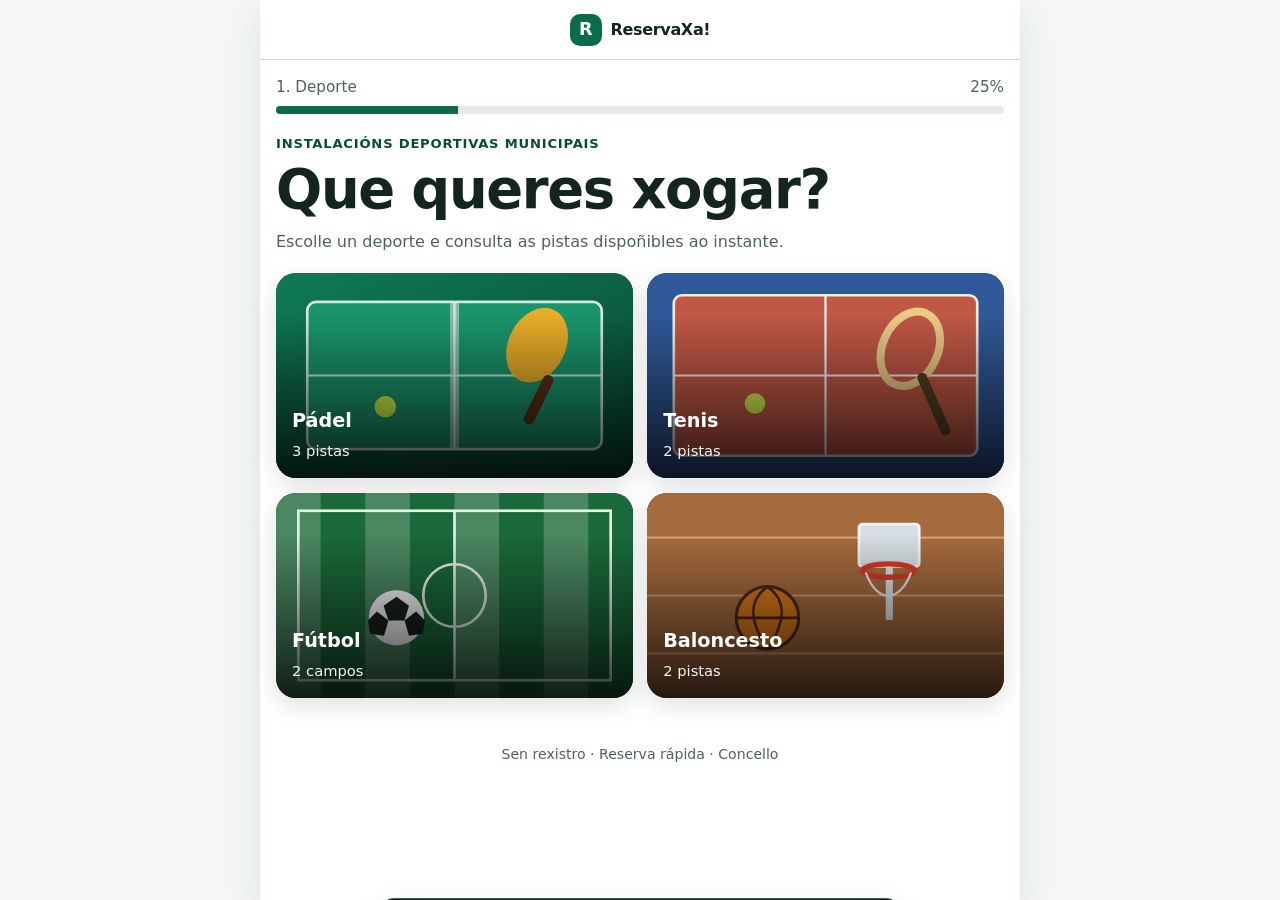
<file: Practica1/ReservaXa_IA/reservaxa_v0.1_CORRIXIDO_RoiBlanco/index.html>
<!doctype html><html lang="gl"><head><meta charset="utf-8"><meta name="viewport" content="width=device-width,initial-scale=1"><meta name="theme-color" content="#0b6b4a"><title>ReservaXa! · Escoller deporte</title><link rel="stylesheet" href="css/styles.css"></head><body>
<a class="skip-link" href="#contido">Saltar ao contido principal</a>
<div class="app-shell">
<header class="app-header"><span></span><div class="brand"><span class="brand-mark" aria-hidden="true">R</span>ReservaXa!</div><span></span></header>
<div class="progress-wrap" aria-label="Paso 1 de 4"><div class="progress-label"><span>1. Deporte</span><span>25%</span></div><div class="progress"><span style="--progress:25%"></span></div></div>
<main id="contido"><section class="hero"><p class="eyebrow">Instalacións deportivas municipais</p><h1>Que queres xogar?</h1><p class="lead">Escolle un deporte e consulta as pistas dispoñibles ao instante.</p></section>
<section aria-labelledby="deportes-title"><h2 id="deportes-title" class="visually-hidden" style="position:absolute;left:-10000px">Deportes dispoñibles</h2><div class="sports-grid">
<button class="visual-card" data-sport="Pádel" aria-label="Escoller Pádel"><img src="assets/padel.svg" alt="Pista verde de pádel cunha raqueta e unha pelota"><span class="visual-card__content"><span class="visual-card__title">Pádel</span><span class="visual-card__meta">3 pistas</span></span></button>
<button class="visual-card" data-sport="Tenis" aria-label="Escoller Tenis"><img src="assets/tenis.svg" alt="Pista de tenis cunha raqueta e unha pelota"><span class="visual-card__content"><span class="visual-card__title">Tenis</span><span class="visual-card__meta">2 pistas</span></span></button>
<button class="visual-card" data-sport="Fútbol" aria-label="Escoller Fútbol"><img src="assets/futbol.svg" alt="Campo de fútbol cun balón"><span class="visual-card__content"><span class="visual-card__title">Fútbol</span><span class="visual-card__meta">2 campos</span></span></button>
<button class="visual-card" data-sport="Baloncesto" aria-label="Escoller Baloncesto"><img src="assets/baloncesto.svg" alt="Cancha de baloncesto cun balón e unha canastra"><span class="visual-card__content"><span class="visual-card__title">Baloncesto</span><span class="visual-card__meta">2 pistas</span></span></button>
</div></section></main><p class="footer-note">Sen rexistro · Reserva rápida · Concello</p></div><div class="toast" role="status" aria-live="polite"></div><script src="js/app.js"></script></body></html>
</file>
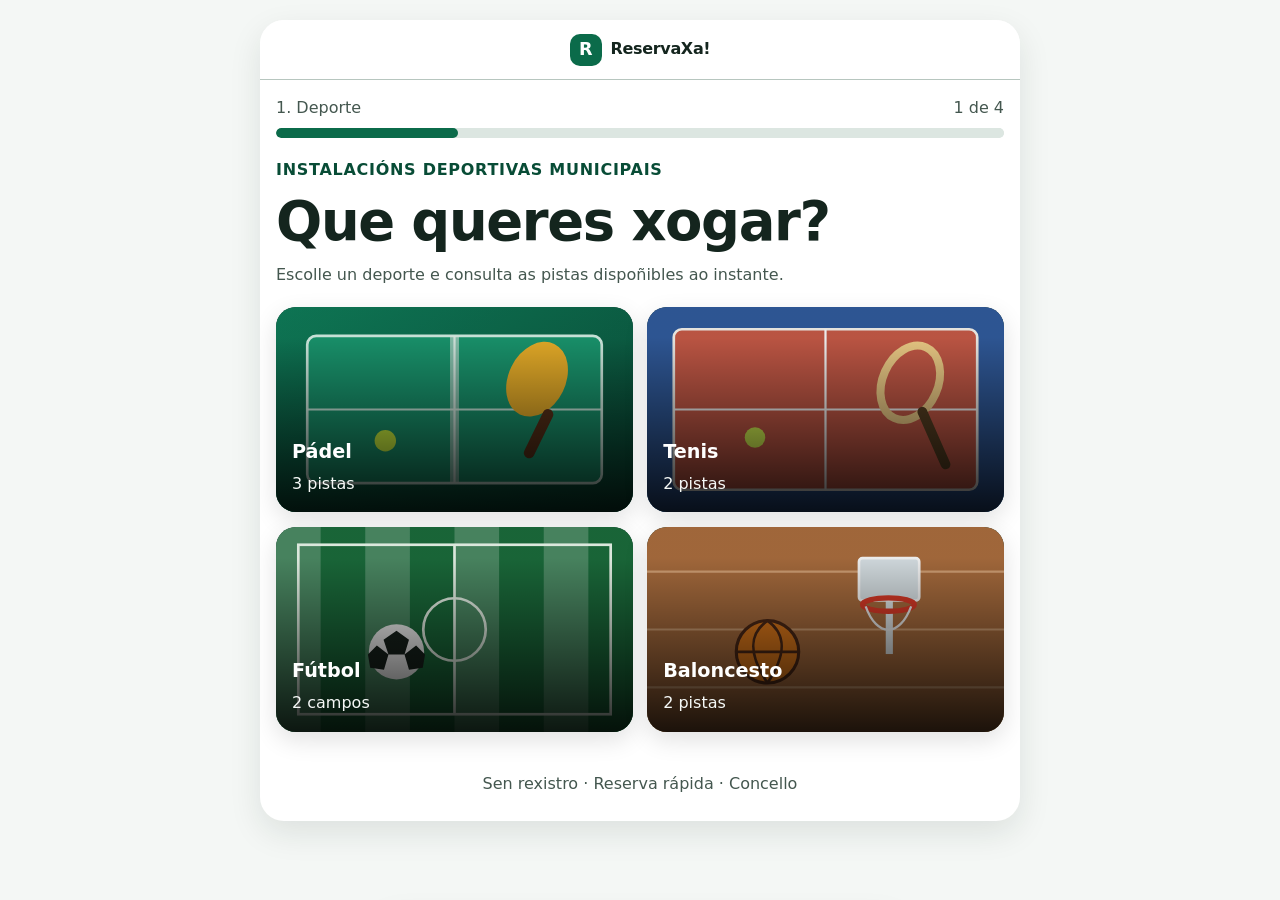
<file: Practica1/ReservaXa_IA/reservaxa_v0.2/index.html>
<!doctype html>
<html lang="gl">
<head>
  <meta charset="utf-8">
  <meta name="viewport" content="width=device-width, initial-scale=1">
  <meta name="theme-color" content="#0b6b4a">
  <title>ReservaXa! · Escoller deporte</title>
  <link rel="stylesheet" href="css/styles.css">
</head>
<body>
<a class="skip-link" href="#contido">Saltar ao contido principal</a>
<div class="app-shell">
  <header class="app-header">
    <span aria-hidden="true"></span>
    <div class="brand"><span class="brand-mark" aria-hidden="true">R</span>ReservaXa!</div>
    <span aria-hidden="true"></span>
  </header>
  <div class="progress-wrap">
    <div class="progress-label"><span>1. Deporte</span><span>1 de 4</span></div>
    <progress class="progress" max="4" value="1" aria-label="Paso 1 de 4: deporte">1 de 4</progress>
  </div>
  <main id="contido">
    <section class="hero">
      <p class="eyebrow">Instalacións deportivas municipais</p>
      <h1>Que queres xogar?</h1>
      <p class="lead">Escolle un deporte e consulta as pistas dispoñibles ao instante.</p>
    </section>
    <section aria-labelledby="deportes-title">
      <h2 id="deportes-title" class="visually-hidden">Deportes dispoñibles</h2>
      <div class="sports-grid" data-sports-grid></div>
    </section>
  </main>
  <p class="footer-note">Sen rexistro · Reserva rápida · Concello</p>
</div>
<div class="toast" role="status" aria-live="polite" aria-atomic="true"></div>
<script src="js/data.js"></script><script src="js/core.js"></script><script src="js/app.js"></script>
</body>
</html>
</file>
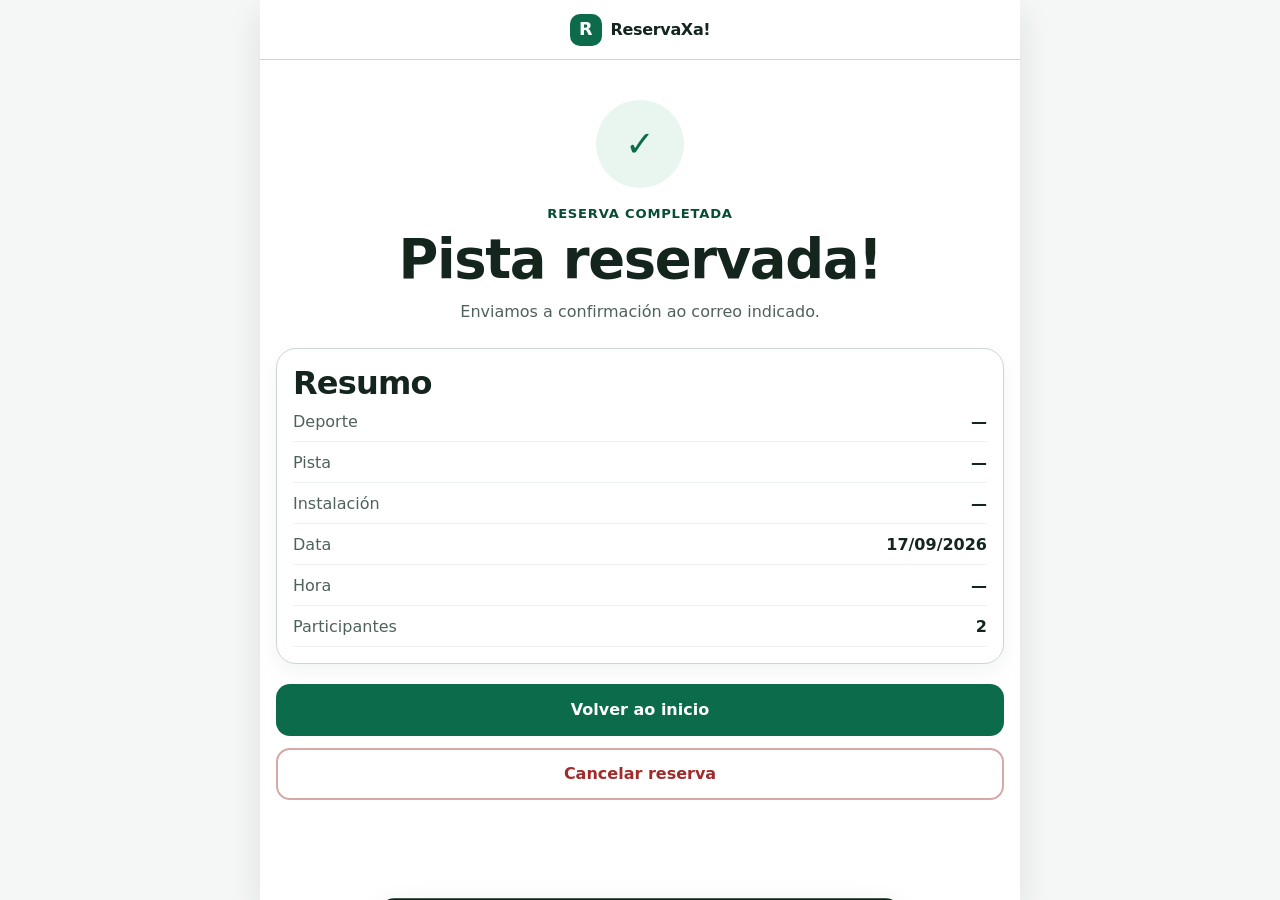
<file: Practica1/ReservaXa_IA/reservaxa_v0.1_CORRIXIDO_RoiBlanco/confirmacion.html>
<!doctype html><html lang="gl"><head><meta charset="utf-8"><meta name="viewport" content="width=device-width,initial-scale=1"><meta name="theme-color" content="#0b6b4a"><title>ReservaXa! · Reserva confirmada</title><link rel="stylesheet" href="css/styles.css"></head><body>
<a class="skip-link" href="#contido">Saltar ao contido principal</a><div class="app-shell">
<header class="app-header"><span></span><div class="brand"><span class="brand-mark" aria-hidden="true">R</span>ReservaXa!</div><span></span></header>
<main id="contido"><section class="confirmation" aria-labelledby="ok-title"><div class="confirm-icon" aria-hidden="true">✓</div><p class="eyebrow">Reserva completada</p><h1 id="ok-title">Pista reservada!</h1><p class="lead" style="margin-inline:auto">Enviamos a confirmación ao correo indicado.</p></section>
<section class="panel booking-card" aria-labelledby="resumo-title"><h2 id="resumo-title">Resumo</h2><ul class="booking-list"><li><span>Deporte</span><strong data-booking="sport">—</strong></li><li><span>Pista</span><strong data-booking="court">—</strong></li><li><span>Instalación</span><strong data-booking="place">—</strong></li><li><span>Data</span><strong data-booking="date">—</strong></li><li><span>Hora</span><strong data-booking="time">—</strong></li><li><span>Participantes</span><strong data-booking="people">—</strong></li></ul></section>
<div class="actions"><a class="btn btn--primary" href="index.html">Volver ao inicio</a><button class="btn btn--danger" type="button" data-open-cancel>Cancelar reserva</button></div></main></div>
<div class="modal-backdrop" aria-hidden="true"><section class="modal" role="dialog" aria-modal="true" aria-labelledby="cancel-title" aria-describedby="cancel-desc"><h2 id="cancel-title">Cancelar a reserva?</h2><p id="cancel-desc">Esta acción eliminará a reserva. Poderás volver reservar outra hora despois.</p><div class="actions"><button class="btn btn--danger" type="button" data-confirm-cancel>Si, cancelar reserva</button><button class="btn btn--secondary" type="button" data-close-modal>Non, manter reserva</button></div></section></div>
<div class="toast" role="status" aria-live="polite"></div><script src="js/app.js"></script></body></html>
</file>
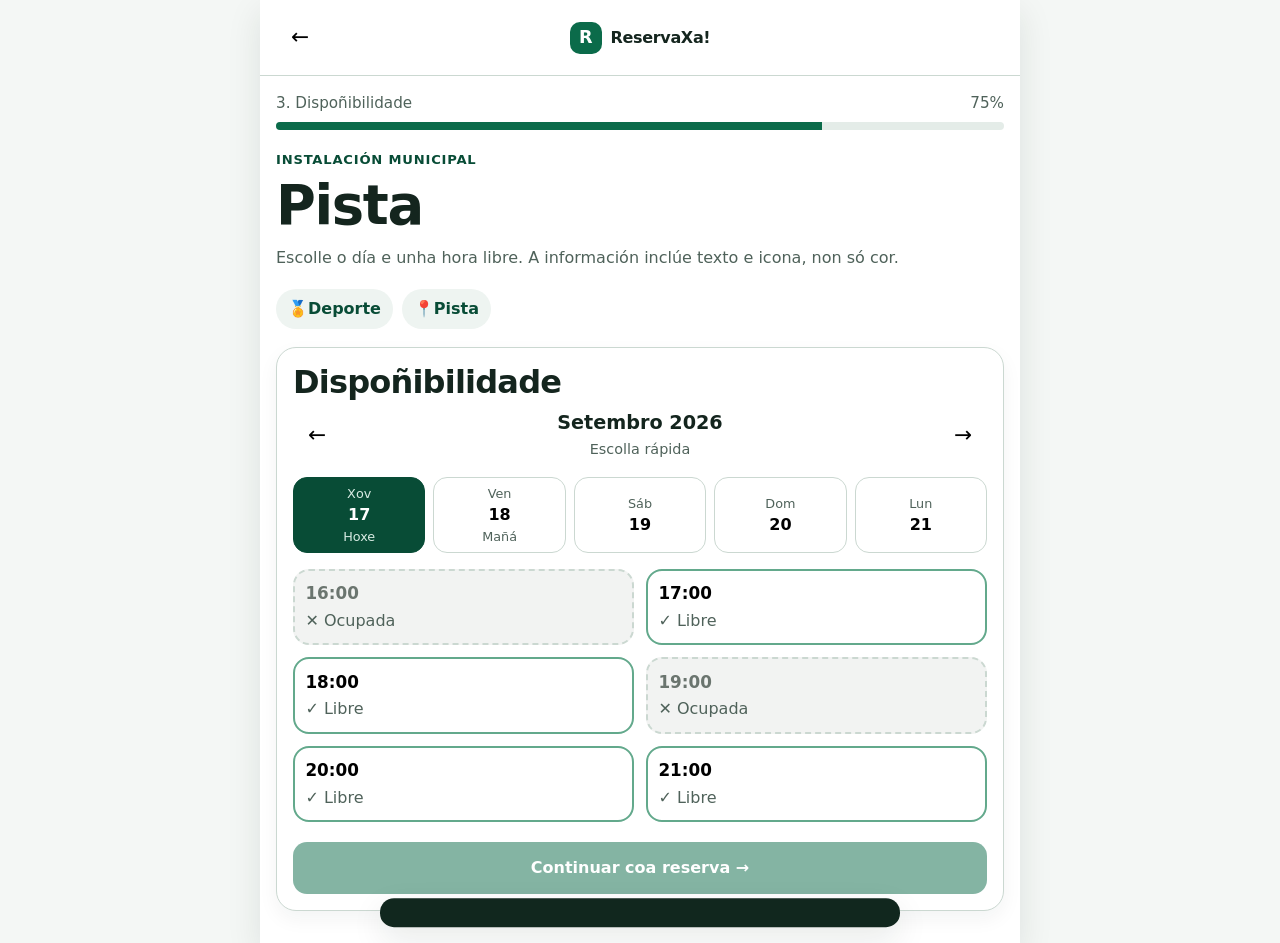
<file: Practica1/ReservaXa_IA/reservaxa_v0.1_CORRIXIDO_RoiBlanco/disponibilidad.html>
<!doctype html><html lang="gl"><head><meta charset="utf-8"><meta name="viewport" content="width=device-width,initial-scale=1"><meta name="theme-color" content="#0b6b4a"><title>ReservaXa! · Dispoñibilidade</title><link rel="stylesheet" href="css/styles.css"></head><body>
<a class="skip-link" href="#contido">Saltar ao contido principal</a><div class="app-shell">
<header class="app-header"><button class="icon-btn" type="button" data-back="pistas.html" aria-label="Volver a pistas">←</button><div class="brand"><span class="brand-mark" aria-hidden="true">R</span>ReservaXa!</div><span></span></header>
<div class="progress-wrap" aria-label="Paso 3 de 4"><div class="progress-label"><span>3. Dispoñibilidade</span><span>75%</span></div><div class="progress"><span style="--progress:75%"></span></div></div>
<main id="contido"><section class="hero"><p class="eyebrow" data-court-place>Instalación municipal</p><h1 data-court-title>Pista</h1><p class="lead">Escolle o día e unha hora libre. A información inclúe texto e icona, non só cor.</p></section>
<div class="summary-strip" aria-label="Selección actual"><span class="summary-chip">🏅 <span data-summary="sport"></span></span><span class="summary-chip">📍 <span data-summary="court"></span></span></div>
<section class="panel" aria-labelledby="disp-title"><h2 id="disp-title">Dispoñibilidade</h2><div class="date-nav"><button class="icon-btn" type="button" aria-label="Día anterior">←</button><div class="date-current"><strong>Setembro 2026</strong><span>Escolla rápida</span></div><button class="icon-btn" type="button" aria-label="Día seguinte">→</button></div>
<div class="day-row" role="group" aria-label="Escoller día"><button class="day-btn" type="button" data-date="17/09/2026" aria-pressed="true"><span>Xov</span><strong>17</strong><span>Hoxe</span></button><button class="day-btn" type="button" data-date="18/09/2026" aria-pressed="false"><span>Ven</span><strong>18</strong><span>Mañá</span></button><button class="day-btn" type="button" data-date="19/09/2026" aria-pressed="false"><span>Sáb</span><strong>19</strong></button><button class="day-btn" type="button" data-date="20/09/2026" aria-pressed="false"><span>Dom</span><strong>20</strong></button><button class="day-btn" type="button" data-date="21/09/2026" aria-pressed="false"><span>Lun</span><strong>21</strong></button></div>
<div class="slot-grid" role="group" aria-label="Horas dispoñibles">
<button class="slot slot--busy" type="button" disabled><strong>16:00</strong><span>✕ Ocupada</span></button>
<button class="slot slot--free" type="button" data-time="17:00 – 18:00" aria-pressed="false"><strong>17:00</strong><span>✓ Libre</span></button>
<button class="slot slot--free" type="button" data-time="18:00 – 19:00" aria-pressed="false"><strong>18:00</strong><span>✓ Libre</span></button>
<button class="slot slot--busy" type="button" disabled><strong>19:00</strong><span>✕ Ocupada</span></button>
<button class="slot slot--free" type="button" data-time="20:00 – 21:00" aria-pressed="false"><strong>20:00</strong><span>✓ Libre</span></button>
<button class="slot slot--free" type="button" data-time="21:00 – 22:00" aria-pressed="false"><strong>21:00</strong><span>✓ Libre</span></button>
</div><div class="actions"><button class="btn btn--primary" type="button" data-next disabled>Continuar coa reserva →</button></div></section></main></div><div class="toast" role="status" aria-live="polite"></div><script src="js/app.js"></script></body></html>
</file>
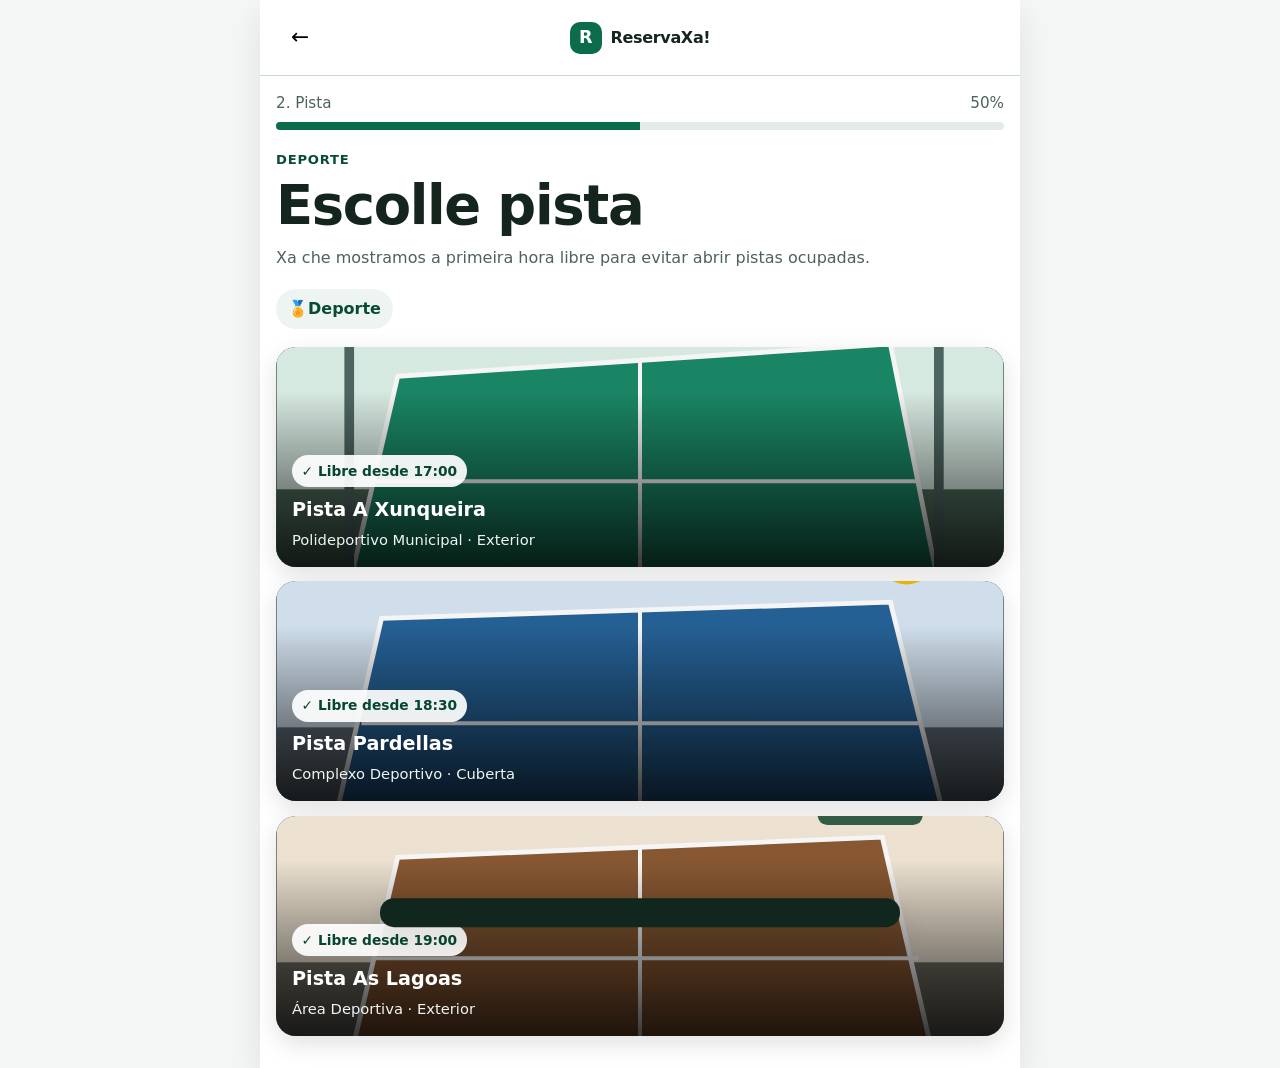
<file: Practica1/ReservaXa_IA/reservaxa_v0.1_CORRIXIDO_RoiBlanco/pistas.html>
<!doctype html><html lang="gl"><head><meta charset="utf-8"><meta name="viewport" content="width=device-width,initial-scale=1"><meta name="theme-color" content="#0b6b4a"><title>ReservaXa! · Escoller pista</title><link rel="stylesheet" href="css/styles.css"></head><body>
<a class="skip-link" href="#contido">Saltar ao contido principal</a><div class="app-shell">
<header class="app-header"><button class="icon-btn" type="button" data-back="index.html" aria-label="Volver a deportes">←</button><div class="brand"><span class="brand-mark" aria-hidden="true">R</span>ReservaXa!</div><span></span></header>
<div class="progress-wrap" aria-label="Paso 2 de 4"><div class="progress-label"><span>2. Pista</span><span>50%</span></div><div class="progress"><span style="--progress:50%"></span></div></div>
<main id="contido"><section class="hero"><p class="eyebrow" data-sport-title>Pádel</p><h1>Escolle pista</h1><p class="lead">Xa che mostramos a primeira hora libre para evitar abrir pistas ocupadas.</p></section>
<div class="summary-strip" aria-label="Selección actual"><span class="summary-chip">🏅 <span data-summary="sport">Deporte</span></span></div>
<section class="court-grid" aria-label="Pistas dispoñibles">
<button class="visual-card court-card" data-court="Pista A Xunqueira" data-place="Polideportivo Municipal"><img src="assets/padel-court-1.svg" alt="Pista municipal de pádel A Xunqueira"><span class="visual-card__content"><span class="badge badge--free">✓ Libre desde 17:00</span><span class="visual-card__title" style="margin-top:.55rem">Pista A Xunqueira</span><span class="visual-card__meta">Polideportivo Municipal · Exterior</span></span></button>
<button class="visual-card court-card" data-court="Pista Pardellas" data-place="Complexo Deportivo Pardellas"><img src="assets/padel-court-2.svg" alt="Pista azul de pádel do Complexo Deportivo Pardellas"><span class="visual-card__content"><span class="badge badge--free">✓ Libre desde 18:30</span><span class="visual-card__title" style="margin-top:.55rem">Pista Pardellas</span><span class="visual-card__meta">Complexo Deportivo · Cuberta</span></span></button>
<button class="visual-card court-card" data-court="Pista As Lagoas" data-place="Área Deportiva As Lagoas"><img src="assets/padel-court-3.svg" alt="Pista de pádel da Área Deportiva As Lagoas"><span class="visual-card__content"><span class="badge badge--free">✓ Libre desde 19:00</span><span class="visual-card__title" style="margin-top:.55rem">Pista As Lagoas</span><span class="visual-card__meta">Área Deportiva · Exterior</span></span></button>
</section></main></div><div class="toast" role="status" aria-live="polite"></div><script src="js/app.js"></script></body></html>
</file>
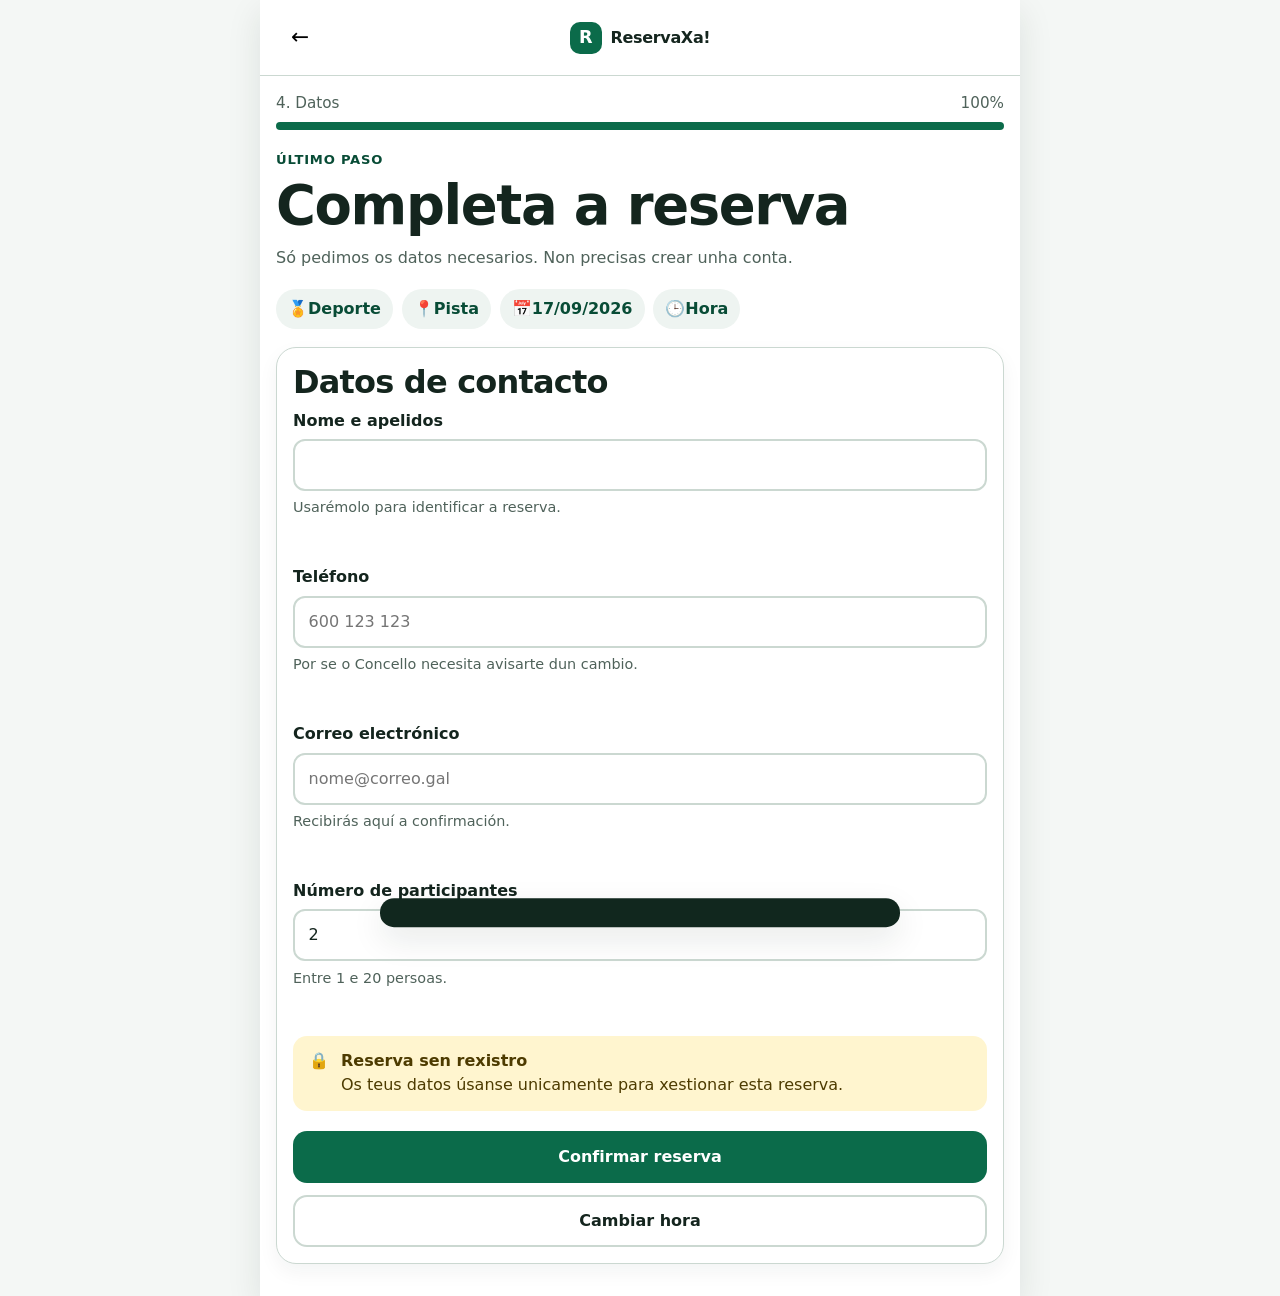
<file: Practica1/ReservaXa_IA/reservaxa_v0.1_CORRIXIDO_RoiBlanco/reserva.html>
<!doctype html><html lang="gl"><head><meta charset="utf-8"><meta name="viewport" content="width=device-width,initial-scale=1"><meta name="theme-color" content="#0b6b4a"><title>ReservaXa! · Datos da reserva</title><link rel="stylesheet" href="css/styles.css"></head><body>
<a class="skip-link" href="#contido">Saltar ao contido principal</a><div class="app-shell">
<header class="app-header"><button class="icon-btn" type="button" data-back="disponibilidad.html" aria-label="Volver a dispoñibilidade">←</button><div class="brand"><span class="brand-mark" aria-hidden="true">R</span>ReservaXa!</div><span></span></header>
<div class="progress-wrap" aria-label="Paso 4 de 4"><div class="progress-label"><span>4. Datos</span><span>100%</span></div><div class="progress"><span style="--progress:100%"></span></div></div>
<main id="contido"><section class="hero"><p class="eyebrow">Último paso</p><h1>Completa a reserva</h1><p class="lead">Só pedimos os datos necesarios. Non precisas crear unha conta.</p></section>
<div class="summary-strip" aria-label="Resumo da reserva"><span class="summary-chip">🏅 <span data-summary="sport"></span></span><span class="summary-chip">📍 <span data-summary="court"></span></span><span class="summary-chip">📅 <span data-summary="date"></span></span><span class="summary-chip">🕒 <span data-summary="time"></span></span></div>
<form id="bookingForm" novalidate class="panel" aria-labelledby="form-title"><h2 id="form-title">Datos de contacto</h2><div class="form-grid">
<div class="field"><label for="name">Nome e apelidos</label><input id="name" name="name" type="text" autocomplete="name" required aria-describedby="nameHelp nameError"><span id="nameHelp" class="help">Usarémolo para identificar a reserva.</span><span id="nameError" class="field-error" data-error-for="name" aria-live="polite"></span></div>
<div class="field"><label for="phone">Teléfono</label><input id="phone" name="phone" type="tel" inputmode="tel" autocomplete="tel" placeholder="600 123 123" required aria-describedby="phoneHelp phoneError"><span id="phoneHelp" class="help">Por se o Concello necesita avisarte dun cambio.</span><span id="phoneError" class="field-error" data-error-for="phone" aria-live="polite"></span></div>
<div class="field"><label for="email">Correo electrónico</label><input id="email" name="email" type="email" inputmode="email" autocomplete="email" placeholder="nome@correo.gal" required aria-describedby="emailHelp emailError"><span id="emailHelp" class="help">Recibirás aquí a confirmación.</span><span id="emailError" class="field-error" data-error-for="email" aria-live="polite"></span></div>
<div class="field"><label for="people">Número de participantes</label><input id="people" name="people" type="number" inputmode="numeric" min="1" max="20" value="2" required aria-describedby="peopleHelp peopleError"><span id="peopleHelp" class="help">Entre 1 e 20 persoas.</span><span id="peopleError" class="field-error" data-error-for="people" aria-live="polite"></span></div>
</div><div class="notice" role="note"><span aria-hidden="true">🔒</span><div><strong>Reserva sen rexistro</strong><span>Os teus datos úsanse unicamente para xestionar esta reserva.</span></div></div><div class="actions"><button class="btn btn--primary" type="submit">Confirmar reserva</button><button class="btn btn--secondary" type="button" data-back="disponibilidad.html">Cambiar hora</button></div></form></main></div><div class="toast" role="status" aria-live="polite"></div><script src="js/app.js"></script></body></html>
</file>
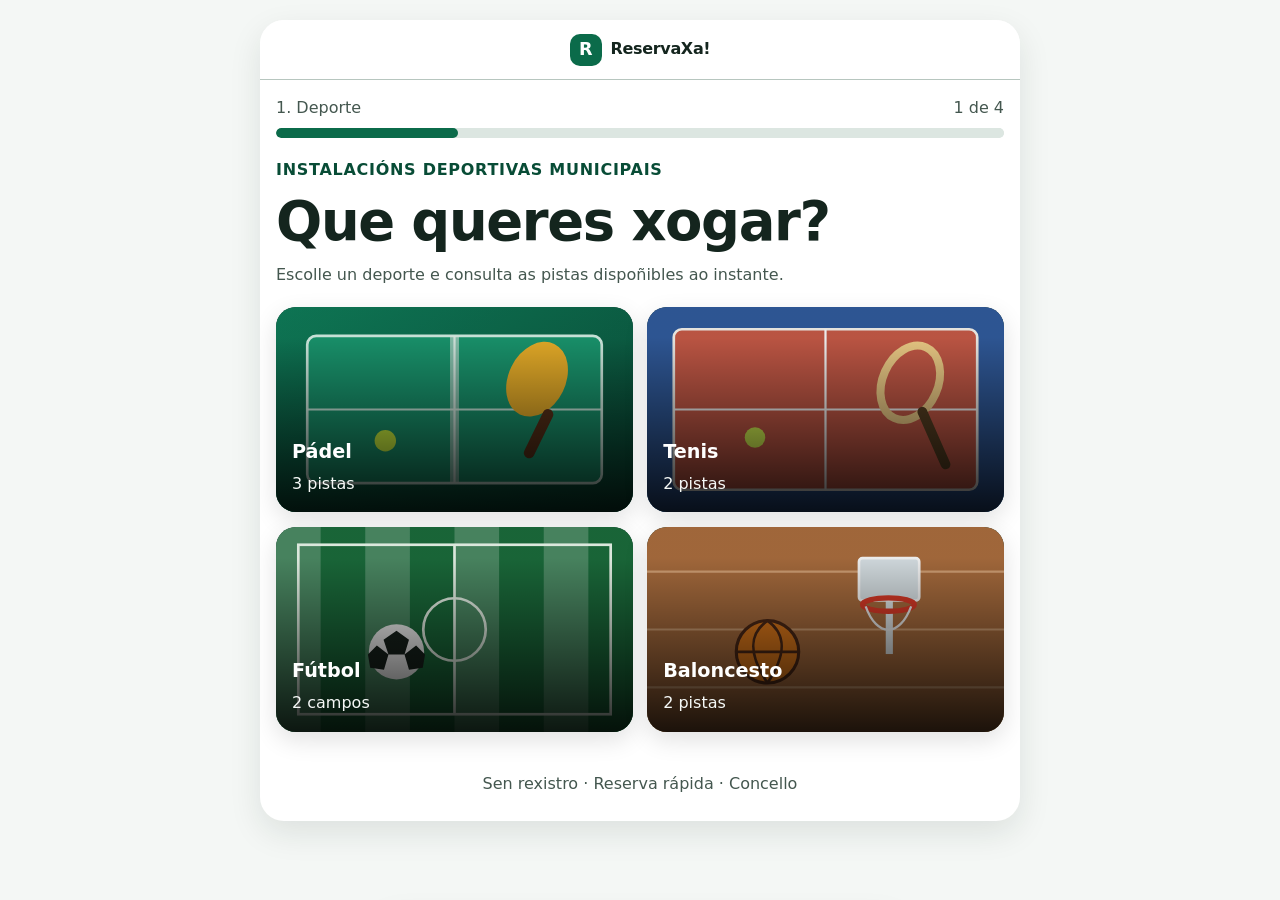
<file: Practica1/ReservaXa_IA/reservaxa_v0.2/confirmacion.html>
<!doctype html>
<html lang="gl">
<head>
  <meta charset="utf-8"><meta name="viewport" content="width=device-width, initial-scale=1"><meta name="theme-color" content="#0b6b4a">
  <title>ReservaXa! · Reserva confirmada</title><link rel="stylesheet" href="css/styles.css">
</head>
<body>
<a class="skip-link" href="#contido">Saltar ao contido principal</a>
<div class="app-shell">
  <header class="app-header"><span aria-hidden="true"></span><div class="brand"><span class="brand-mark" aria-hidden="true">R</span>ReservaXa!</div><span aria-hidden="true"></span></header>
  <main id="contido" data-confirmation>
    <section class="confirmation" aria-labelledby="ok-title"><div class="confirm-icon" aria-hidden="true">✓</div><p class="eyebrow">Reserva completada</p><h1 id="ok-title">Pista reservada!</h1><p class="lead confirmation-lead">A reserva quedou rexistrada neste prototipo.</p><p class="confirmation-channel" data-confirm-channel></p></section>
    <section class="panel booking-card" aria-labelledby="resumo-title"><h2 id="resumo-title">Resumo</h2><ul class="booking-list"><li><span>Deporte</span><strong data-booking="sport">—</strong></li><li><span>Pista</span><strong data-booking="court">—</strong></li><li><span>Instalación</span><strong data-booking="place">—</strong></li><li><span>Data</span><strong data-booking="date">—</strong></li><li><span>Hora</span><strong data-booking="time">—</strong></li><li><span>Participantes</span><strong data-booking="people">—</strong></li></ul></section>
    <div class="actions"><a class="btn btn--primary" href="index.html" data-new-booking>Nova reserva</a><button class="btn btn--danger" type="button" data-open-cancel>Cancelar reserva</button></div>
  </main>
</div>
<div class="modal-backdrop" aria-hidden="true"><section class="modal" role="dialog" aria-modal="true" aria-labelledby="cancel-title" aria-describedby="cancel-desc"><h2 id="cancel-title">Cancelar a reserva?</h2><p id="cancel-desc">Esta acción elimina a reserva deste prototipo. Poderás iniciar outra despois.</p><div class="actions"><button class="btn btn--danger" type="button" data-confirm-cancel>Si, cancelar reserva</button><button class="btn btn--secondary" type="button" data-close-modal>Non, manter reserva</button></div></section></div>
<div class="toast" role="status" aria-live="polite" aria-atomic="true"></div>
<script src="js/data.js"></script><script src="js/core.js"></script><script src="js/app.js"></script>
</body></html>
</file>
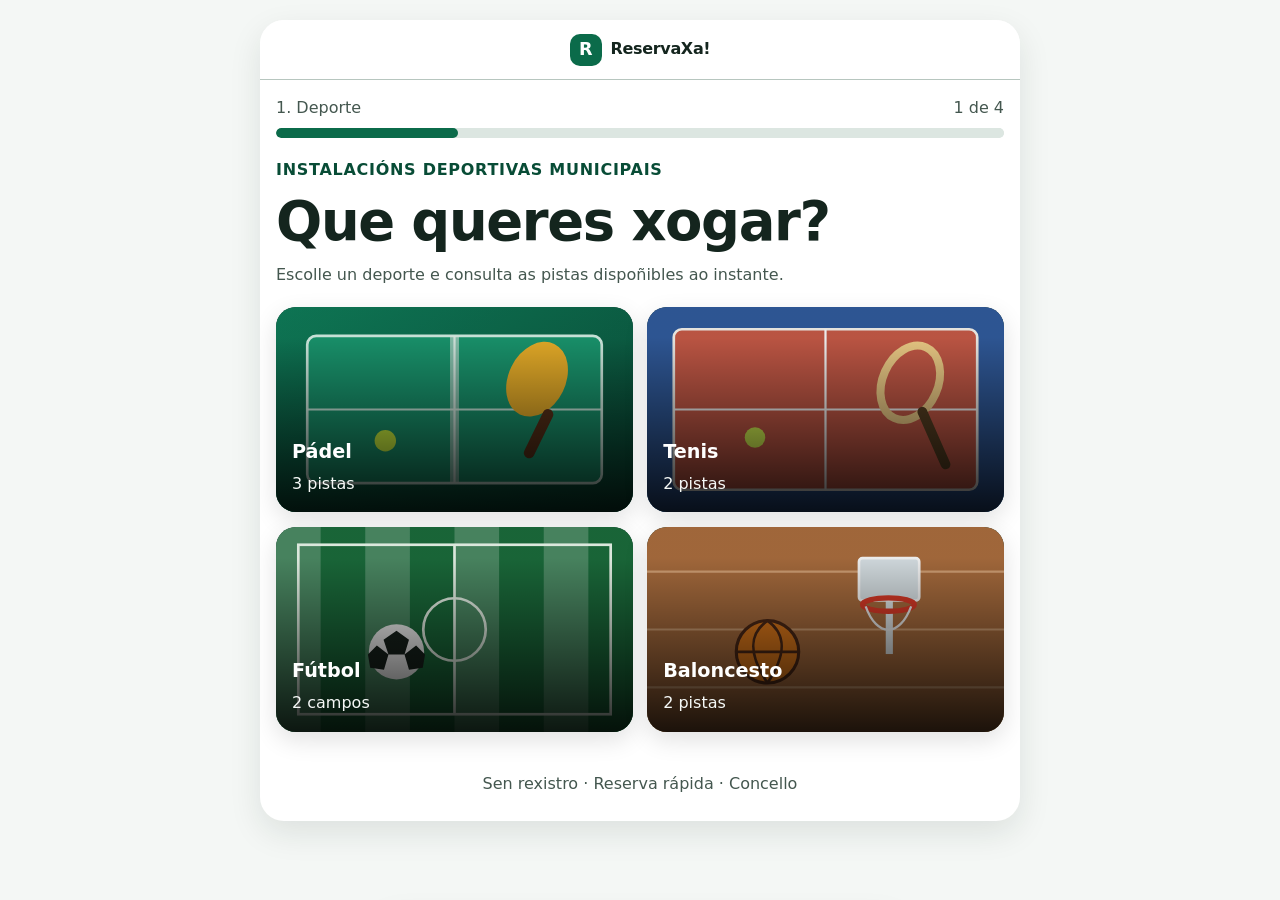
<file: Practica1/ReservaXa_IA/reservaxa_v0.2/disponibilidad.html>
<!doctype html>
<html lang="gl">
<head>
  <meta charset="utf-8"><meta name="viewport" content="width=device-width, initial-scale=1"><meta name="theme-color" content="#0b6b4a">
  <title>ReservaXa! · Dispoñibilidade</title><link rel="stylesheet" href="css/styles.css">
</head>
<body>
<a class="skip-link" href="#contido">Saltar ao contido principal</a>
<div class="app-shell">
  <header class="app-header"><button class="icon-btn" type="button" data-back="pistas.html" aria-label="Volver a pistas">←</button><div class="brand"><span class="brand-mark" aria-hidden="true">R</span>ReservaXa!</div><span aria-hidden="true"></span></header>
  <div class="progress-wrap"><div class="progress-label"><span>3. Dispoñibilidade</span><span>3 de 4</span></div><progress class="progress" max="4" value="3" aria-label="Paso 3 de 4: dispoñibilidade">3 de 4</progress></div>
  <main id="contido" data-calendar>
    <section class="hero"><p class="eyebrow" data-court-place>Instalación municipal</p><h1 data-court-title>Pista</h1><p class="lead">Escolle día e hora. Os estados inclúen texto e símbolo, non dependen só da cor.</p></section>
    <div class="summary-strip" aria-label="Selección actual"><span class="summary-chip"><span aria-hidden="true">🏅</span><span data-summary="sport"></span></span><span class="summary-chip"><span aria-hidden="true">📍</span><span data-summary="court"></span></span></div>
    <section class="panel" aria-labelledby="disp-title"><h2 id="disp-title">Dispoñibilidade</h2>
      <div class="date-nav"><button class="icon-btn" type="button" data-week-prev aria-label="Semana anterior">←</button><div class="date-current"><strong data-month-label></strong><span>Semana visible</span></div><button class="icon-btn" type="button" data-week-next aria-label="Semana seguinte">→</button></div>
      <div class="day-row" data-day-row role="group" aria-label="Escoller día"></div>
      <div class="slot-grid" data-slot-grid role="group" aria-label="Horas dispoñibles"></div>
      <div class="actions"><button class="btn btn--primary" type="button" data-next disabled>Continuar coa reserva →</button></div>
    </section>
  </main>
</div>
<div class="toast" role="status" aria-live="polite" aria-atomic="true"></div>
<script src="js/data.js"></script><script src="js/core.js"></script><script src="js/app.js"></script>
</body></html>
</file>
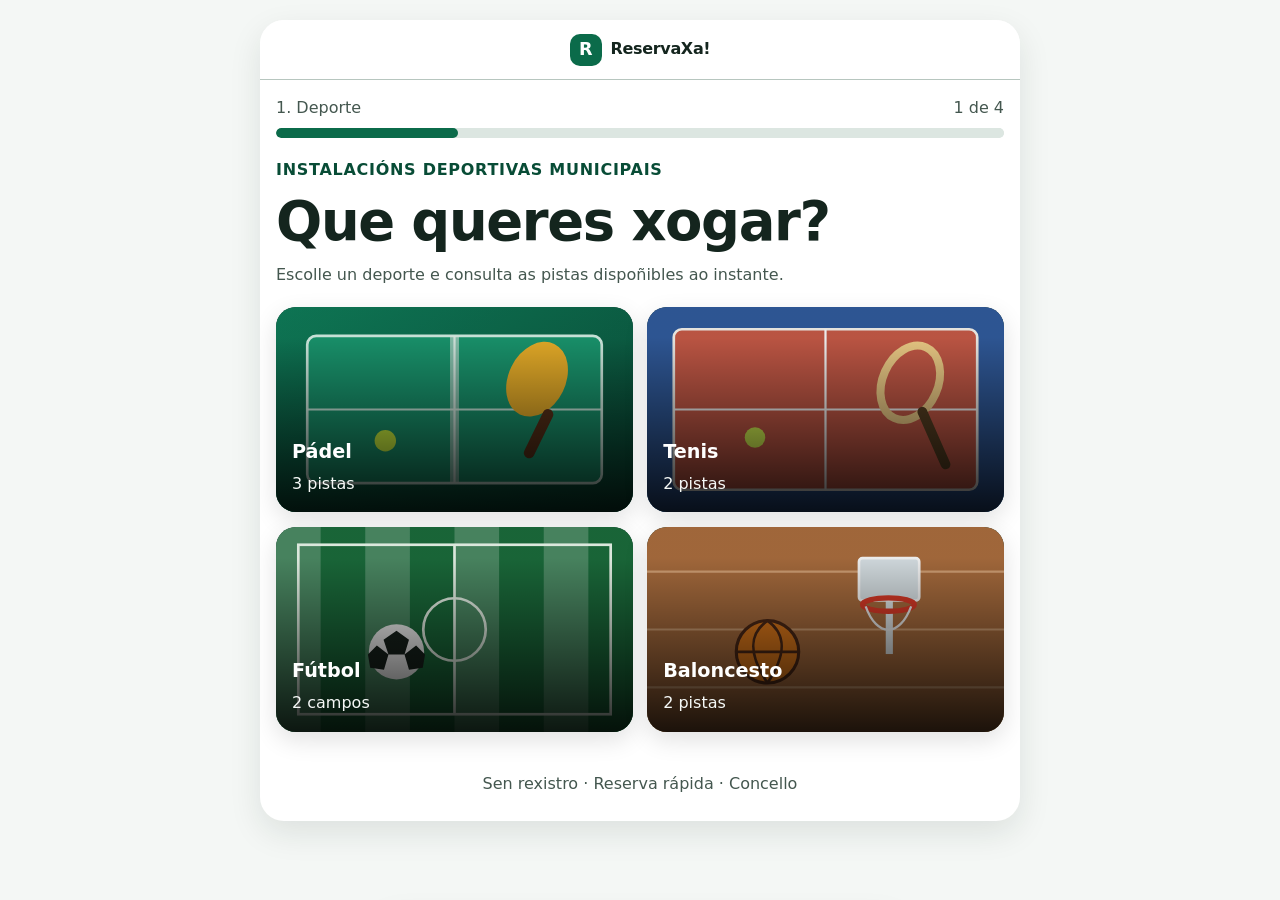
<file: Practica1/ReservaXa_IA/reservaxa_v0.2/pistas.html>
<!doctype html>
<html lang="gl">
<head>
  <meta charset="utf-8"><meta name="viewport" content="width=device-width, initial-scale=1"><meta name="theme-color" content="#0b6b4a">
  <title>ReservaXa! · Escoller pista</title><link rel="stylesheet" href="css/styles.css">
</head>
<body>
<a class="skip-link" href="#contido">Saltar ao contido principal</a>
<div class="app-shell">
  <header class="app-header"><button class="icon-btn" type="button" data-back="index.html" aria-label="Volver a deportes">←</button><div class="brand"><span class="brand-mark" aria-hidden="true">R</span>ReservaXa!</div><span aria-hidden="true"></span></header>
  <div class="progress-wrap"><div class="progress-label"><span>2. Pista</span><span>2 de 4</span></div><progress class="progress" max="4" value="2" aria-label="Paso 2 de 4: pista">2 de 4</progress></div>
  <main id="contido">
    <section class="hero"><p class="eyebrow" data-sport-title>Deporte</p><h1>Escolle pista</h1><p class="lead">Mostrámosche a primeira hora realmente libre para cada pista.</p></section>
    <div class="summary-strip" aria-label="Selección actual"><span class="summary-chip"><span aria-hidden="true">🏅</span><span data-summary="sport">Deporte</span></span></div>
    <section class="court-grid" data-courts-grid aria-label="Pistas dispoñibles"></section>
  </main>
</div>
<div class="toast" role="status" aria-live="polite" aria-atomic="true"></div>
<script src="js/data.js"></script><script src="js/core.js"></script><script src="js/app.js"></script>
</body></html>
</file>
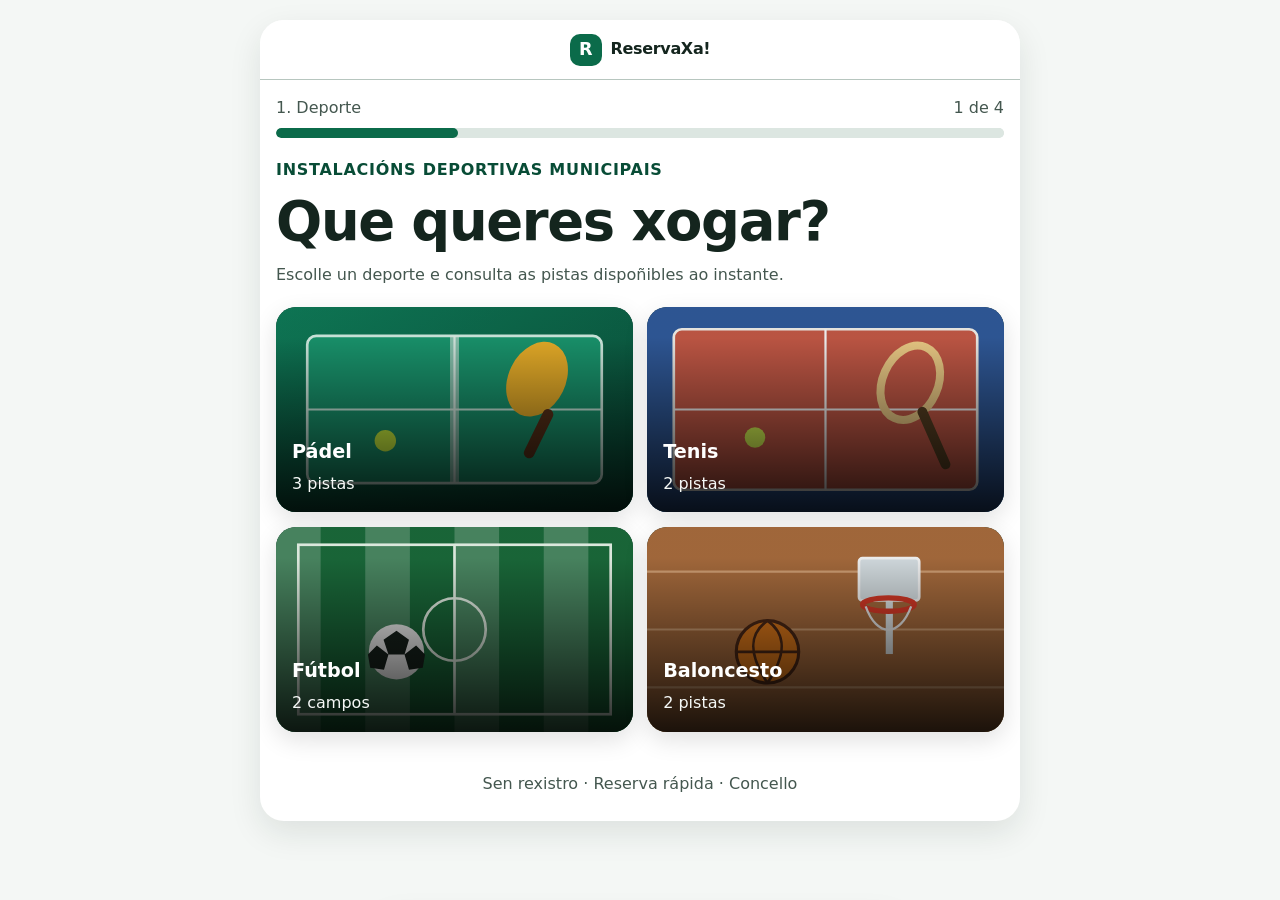
<file: Practica1/ReservaXa_IA/reservaxa_v0.2/reserva.html>
<!doctype html>
<html lang="gl">
<head>
  <meta charset="utf-8"><meta name="viewport" content="width=device-width, initial-scale=1"><meta name="theme-color" content="#0b6b4a">
  <title>ReservaXa! · Datos da reserva</title><link rel="stylesheet" href="css/styles.css">
</head>
<body>
<a class="skip-link" href="#contido">Saltar ao contido principal</a>
<div class="app-shell">
  <header class="app-header"><button class="icon-btn" type="button" data-back="disponibilidad.html" aria-label="Volver a dispoñibilidade">←</button><div class="brand"><span class="brand-mark" aria-hidden="true">R</span>ReservaXa!</div><span aria-hidden="true"></span></header>
  <div class="progress-wrap"><div class="progress-label"><span>4. Datos</span><span>4 de 4</span></div><progress class="progress" max="4" value="4" aria-label="Paso 4 de 4: datos da reserva">4 de 4</progress></div>
  <main id="contido">
    <section class="hero"><p class="eyebrow">Último paso</p><h1>Completa a reserva</h1><p class="lead">Non precisas conta. Nome obrigatorio e polo menos un método de contacto.</p></section>
    <div class="summary-strip" aria-label="Resumo da reserva"><span class="summary-chip"><span aria-hidden="true">🏅</span><span data-summary="sport"></span></span><span class="summary-chip"><span aria-hidden="true">📍</span><span data-summary="court"></span></span><span class="summary-chip"><span aria-hidden="true">📅</span><span data-summary="date"></span></span><span class="summary-chip"><span aria-hidden="true">🕒</span><span data-summary="time"></span></span></div>
    <form id="bookingForm" novalidate class="panel" aria-labelledby="form-title"><h2 id="form-title">Datos de contacto</h2><p class="form-instructions"><span class="required-mark" aria-hidden="true">*</span> Campos obrigatorios. Teléfono ou correo: completa polo menos un dos dous.</p>
      <div class="form-grid">
        <div class="field"><label for="name">Nome e apelidos <span class="required-mark" aria-hidden="true">*</span><span class="visually-hidden"> obrigatorio</span></label><input id="name" name="name" type="text" autocomplete="name" maxlength="80" required aria-describedby="nameHelp nameError" aria-invalid="false"><span id="nameHelp" class="help">Usarémolo só para identificar a reserva.</span><span id="nameError" class="field-error" role="status" aria-live="polite"></span></div>
        <fieldset class="contact-group"><legend>Método de contacto <span class="required-mark" aria-hidden="true">*</span><span class="visually-hidden"> escolle polo menos un</span></legend>
          <div class="field"><label for="phone">Teléfono <span class="optional-note">(ou correo)</span></label><input id="phone" name="phone" type="tel" inputmode="tel" autocomplete="tel" maxlength="24" placeholder="600 123 123" aria-describedby="phoneHelp phoneError" aria-invalid="false"><span id="phoneHelp" class="help">Entre 9 e 15 díxitos. Permítense espazos, +, parénteses e guións.</span><span id="phoneError" class="field-error" role="status" aria-live="polite"></span></div>
          <div class="field"><label for="email">Correo electrónico <span class="optional-note">(ou teléfono)</span></label><input id="email" name="email" type="email" inputmode="email" autocomplete="email" maxlength="120" placeholder="nome@correo.gal" aria-describedby="emailHelp emailError" aria-invalid="false"><span id="emailHelp" class="help">Usarémolo como contacto da reserva se o indicas.</span><span id="emailError" class="field-error" role="status" aria-live="polite"></span></div>
        </fieldset>
        <div class="field"><label for="people">Número de participantes <span class="required-mark" aria-hidden="true">*</span><span class="visually-hidden"> obrigatorio</span></label><input id="people" name="people" type="number" inputmode="numeric" min="1" max="20" step="1" value="2" required aria-describedby="peopleHelp peopleError" aria-invalid="false"><span id="peopleHelp" class="help">Número enteiro entre 1 e 20.</span><span id="peopleError" class="field-error" role="status" aria-live="polite"></span></div>
      </div>
      <div class="notice" role="note"><span aria-hidden="true">🔒</span><div><strong>Reserva sen rexistro</strong><span>Os datos de contacto mantéñense só durante este fluxo e bórranse ao finalizar ou cancelar.</span></div></div>
      <div class="actions"><button class="btn btn--primary" type="submit">Confirmar reserva</button><button class="btn btn--secondary" type="button" data-back="disponibilidad.html">Cambiar hora</button></div>
    </form>
  </main>
</div>
<div class="toast" role="status" aria-live="polite" aria-atomic="true"></div>
<script src="js/data.js"></script><script src="js/core.js"></script><script src="js/app.js"></script>
</body></html>
</file>
<file: Practica1/ReservaXa_IA/reservaxa_v0.1_CORRIXIDO_RoiBlanco/css/styles.css>
:root {
  --bg: #f4f7f5;
  --surface: #ffffff;
  --text: #14251e;
  --muted: #4f625a;
  --brand: #0b6b4a;
  --brand-dark: #084c36;
  --accent: #f2b705;
  --danger: #a12b2b;
  --danger-bg: #fff0f0;
  --success: #0b6b4a;
  --success-bg: #e8f6ef;
  --warning: #7a5700;
  --warning-bg: #fff5cf;
  --border: #cbd8d1;
  --focus: #172c66;
  --shadow: 0 12px 32px rgba(20, 37, 30, .10);
  --radius: 20px;
  --radius-sm: 14px;
  --max: 760px;
}

* { box-sizing: border-box; }
html { font-size: 16px; }
body {
  margin: 0;
  min-height: 100vh;
  font-family: Inter, ui-sans-serif, system-ui, -apple-system, BlinkMacSystemFont, "Segoe UI", sans-serif;
  font-size: 1rem;
  line-height: 1.5;
  color: var(--text);
  background: var(--bg);
}

img { max-width: 100%; display: block; }
button, input, select, textarea { font: inherit; }
a { color: inherit; }

:focus-visible {
  outline: 4px solid var(--focus);
  outline-offset: 3px;
  border-radius: 8px;
}

.skip-link {
  position: fixed;
  left: 1rem;
  top: .75rem;
  z-index: 999;
  transform: translateY(-180%);
  background: #fff;
  color: #000;
  padding: .75rem 1rem;
  border: 2px solid #000;
  border-radius: 10px;
}
.skip-link:focus { transform: translateY(0); }

.app-shell {
  width: min(100%, var(--max));
  margin: 0 auto;
  min-height: 100vh;
  background: var(--surface);
  box-shadow: var(--shadow);
}

.app-header {
  position: sticky;
  top: 0;
  z-index: 20;
  background: rgba(255,255,255,.96);
  backdrop-filter: blur(14px);
  border-bottom: 1px solid var(--border);
  padding: .85rem 1rem;
  display: grid;
  grid-template-columns: 48px 1fr 48px;
  align-items: center;
  gap: .75rem;
}

.brand {
  display: flex;
  align-items: center;
  justify-content: center;
  gap: .55rem;
  font-weight: 900;
  letter-spacing: -.02em;
}
.brand-mark {
  width: 32px;
  height: 32px;
  border-radius: 10px;
  display: grid;
  place-items: center;
  background: var(--brand);
  color: white;
  font-size: 1.1rem;
}

.icon-btn {
  min-width: 48px;
  min-height: 48px;
  border: 0;
  background: transparent;
  border-radius: 14px;
  display: grid;
  place-items: center;
  cursor: pointer;
  text-decoration: none;
  font-size: 1.35rem;
}
.icon-btn:hover { background: #eef4f1; }

.progress-wrap { padding: 1rem 1rem 0; }
.progress-label {
  display: flex;
  justify-content: space-between;
  gap: 1rem;
  color: var(--muted);
  font-size: .95rem;
  margin-bottom: .45rem;
}
.progress {
  height: 8px;
  border-radius: 999px;
  background: #e4ece8;
  overflow: hidden;
}
.progress > span {
  display: block;
  height: 100%;
  width: var(--progress, 20%);
  background: var(--brand);
}

main { padding: 1.25rem 1rem 2rem; }
.hero { margin-bottom: 1.2rem; }
.eyebrow {
  margin: 0 0 .3rem;
  font-weight: 800;
  color: var(--brand-dark);
  text-transform: uppercase;
  letter-spacing: .06em;
  font-size: .82rem;
}
h1, h2, h3 { line-height: 1.15; letter-spacing: -.025em; margin-top: 0; }
h1 { font-size: clamp(2rem, 8vw, 3.4rem); margin-bottom: .55rem; }
h2 { font-size: clamp(1.5rem, 5vw, 2rem); margin-bottom: .5rem; }
h3 { font-size: 1.2rem; }
.lead { color: var(--muted); margin: 0; max-width: 42rem; }

.sports-grid,
.court-grid {
  display: grid;
  grid-template-columns: repeat(2, minmax(0,1fr));
  gap: .9rem;
}

.visual-card {
  position: relative;
  border: 0;
  padding: 0;
  border-radius: var(--radius);
  overflow: hidden;
  min-height: 205px;
  background: #18382d;
  color: #fff;
  cursor: pointer;
  text-decoration: none;
  isolation: isolate;
  box-shadow: 0 8px 24px rgba(0,0,0,.12);
}
.visual-card img {
  position: absolute;
  inset: 0;
  width: 100%;
  height: 100%;
  object-fit: cover;
  z-index: -2;
  transition: transform .2s ease;
}
.visual-card::after {
  content: "";
  position: absolute;
  inset: 0;
  z-index: -1;
  background: linear-gradient(180deg, rgba(0,0,0,.04) 20%, rgba(0,0,0,.78) 100%);
}
.visual-card:hover img { transform: scale(1.025); }
.visual-card__content {
  position: absolute;
  inset: auto 0 0;
  padding: 1rem;
  text-align: left;
}
.visual-card__title { display: block; font-weight: 900; font-size: 1.2rem; }
.visual-card__meta { display: block; margin-top: .25rem; font-size: .92rem; color: #f0f5f2; }

.court-grid { grid-template-columns: 1fr; }
.court-card { min-height: 220px; }
.badge {
  display: inline-flex;
  align-items: center;
  gap: .35rem;
  min-height: 32px;
  padding: .32rem .6rem;
  border-radius: 999px;
  font-size: .86rem;
  font-weight: 800;
  background: rgba(255,255,255,.92);
  color: var(--text);
}
.badge--free { color: #06452f; }
.badge--busy { color: #6c1f1f; }

.summary-strip {
  display: flex;
  flex-wrap: wrap;
  gap: .55rem;
  margin: 1rem 0 1.1rem;
}
.summary-chip {
  display: inline-flex;
  align-items: center;
  min-height: 40px;
  padding: .45rem .75rem;
  border-radius: 999px;
  background: #eef4f1;
  color: var(--brand-dark);
  font-weight: 750;
}

.panel {
  background: #fff;
  border: 1px solid var(--border);
  border-radius: var(--radius);
  padding: 1rem;
  box-shadow: 0 8px 20px rgba(20,37,30,.05);
}

.date-nav {
  display: grid;
  grid-template-columns: 48px 1fr 48px;
  gap: .75rem;
  align-items: center;
  margin-bottom: 1rem;
}
.date-current { text-align: center; }
.date-current strong { display: block; font-size: 1.2rem; }
.date-current span { color: var(--muted); font-size: .9rem; }

.day-row {
  display: grid;
  grid-template-columns: repeat(5, minmax(0,1fr));
  gap: .5rem;
  margin-bottom: 1rem;
}
.day-btn {
  min-height: 64px;
  border: 1px solid var(--border);
  border-radius: 14px;
  background: #fff;
  cursor: pointer;
  padding: .35rem;
  text-align: center;
}
.day-btn strong { display: block; font-size: 1rem; }
.day-btn span { display: block; font-size: .8rem; color: var(--muted); }
.day-btn[aria-pressed="true"] {
  background: var(--brand-dark);
  color: white;
  border-color: var(--brand-dark);
}
.day-btn[aria-pressed="true"] span { color: #d8ebe3; }

.slot-grid {
  display: grid;
  grid-template-columns: repeat(2, minmax(0,1fr));
  gap: .75rem;
}
.slot {
  min-height: 72px;
  border-radius: 16px;
  border: 2px solid var(--border);
  background: #fff;
  padding: .65rem;
  text-align: left;
  cursor: pointer;
}
.slot strong { display: block; font-size: 1.05rem; }
.slot span { display: flex; align-items: center; gap: .35rem; color: var(--muted); margin-top: .15rem; }
.slot--free { border-color: #63a98c; }
.slot--free:hover { background: var(--success-bg); }
.slot--busy {
  background: #f2f3f2;
  color: #6b756f;
  cursor: not-allowed;
  border-style: dashed;
}
.slot[aria-pressed="true"] {
  background: var(--brand-dark);
  color: white;
  border-color: var(--brand-dark);
}
.slot[aria-pressed="true"] span { color: #d8ebe3; }

.form-grid { display: grid; gap: 1rem; }
.field { display: grid; gap: .4rem; }
label { font-weight: 800; }
.help { color: var(--muted); font-size: .9rem; }
input {
  width: 100%;
  min-height: 52px;
  padding: .72rem .85rem;
  border-radius: 12px;
  border: 2px solid var(--border);
  background: #fff;
  color: var(--text);
}
input:focus { border-color: var(--focus); outline: 0; }
input[aria-invalid="true"] { border-color: var(--danger); background: var(--danger-bg); }
.field-error {
  min-height: 1.5rem;
  color: var(--danger);
  font-weight: 700;
  font-size: .9rem;
}

.notice {
  display: flex;
  gap: .75rem;
  align-items: flex-start;
  padding: .85rem 1rem;
  border-radius: 14px;
  background: var(--warning-bg);
  color: #4d3b00;
  margin: 1rem 0;
}
.notice strong { display: block; }

.actions {
  display: grid;
  gap: .75rem;
  margin-top: 1.25rem;
}
.btn {
  min-height: 52px;
  border-radius: 14px;
  border: 2px solid transparent;
  padding: .75rem 1rem;
  display: inline-flex;
  align-items: center;
  justify-content: center;
  gap: .5rem;
  text-decoration: none;
  cursor: pointer;
  font-weight: 900;
}
.btn--primary { background: var(--brand); color: white; }
.btn--primary:hover { background: var(--brand-dark); }
.btn--secondary { background: #fff; color: var(--text); border-color: var(--border); }
.btn--danger { background: #fff; color: var(--danger); border-color: #d6a8a8; }
.btn[disabled] { opacity: .5; cursor: not-allowed; }

.confirmation {
  text-align: center;
  padding: 1.25rem 0 .5rem;
}
.confirm-icon {
  width: 88px;
  height: 88px;
  border-radius: 50%;
  display: grid;
  place-items: center;
  margin: 0 auto 1rem;
  background: var(--success-bg);
  color: var(--success);
  font-size: 2.2rem;
  font-weight: 900;
}
.booking-card { margin-top: 1rem; text-align: left; }
.booking-list { list-style: none; padding: 0; margin: .5rem 0 0; display: grid; gap: .55rem; }
.booking-list li { display: flex; justify-content: space-between; gap: 1rem; border-bottom: 1px solid #edf1ef; padding-bottom: .45rem; }
.booking-list span { color: var(--muted); }
.booking-list strong { text-align: right; }

.modal-backdrop {
  position: fixed;
  inset: 0;
  background: rgba(7, 22, 15, .66);
  display: none;
  align-items: flex-end;
  justify-content: center;
  padding: 1rem;
  z-index: 100;
}
.modal-backdrop.is-open { display: flex; }
.modal {
  width: min(100%, 520px);
  background: #fff;
  border-radius: 22px;
  padding: 1.15rem;
  box-shadow: var(--shadow);
}
.modal h2 { margin-bottom: .4rem; }

.toast {
  position: fixed;
  left: 50%;
  bottom: 1rem;
  transform: translate(-50%, 150%);
  width: min(calc(100% - 2rem), 520px);
  background: #11271e;
  color: white;
  border-radius: 14px;
  padding: .9rem 1rem;
  transition: transform .2s ease;
  z-index: 150;
  box-shadow: var(--shadow);
}
.toast.is-visible { transform: translate(-50%, 0); }

.footer-note {
  padding: 0 1rem 1.5rem;
  color: var(--muted);
  font-size: .88rem;
  text-align: center;
}

@media (max-width: 520px) {
  .sports-grid { grid-template-columns: 1fr 1fr; }
  .visual-card { min-height: 180px; }
}

@media (max-width: 380px) {
  .sports-grid, .slot-grid { grid-template-columns: 1fr; }
  .day-row { grid-template-columns: repeat(3, 1fr); }
}

@media (prefers-reduced-motion: reduce) {
  *, *::before, *::after { scroll-behavior: auto !important; transition: none !important; animation: none !important; }
}
</file>
<file: Practica1/ReservaXa_IA/reservaxa_v0.2/css/styles.css>
:root {
  --bg: #f4f7f5;
  --surface: #ffffff;
  --text: #14251e;
  --muted: #44574f;
  --brand: #0b6b4a;
  --brand-dark: #084c36;
  --danger: #8f1f1f;
  --danger-bg: #fff0f0;
  --success: #075c40;
  --success-bg: #e8f6ef;
  --warning-bg: #fff5cf;
  --border: #6f8379;
  --border-soft: #b7c6bf;
  --focus: #172c66;
  --shadow: 0 12px 32px rgba(20, 37, 30, .10);
  --radius: 20px;
  --max: 760px;
}

* { box-sizing: border-box; }
html { font-size: 16px; }
body {
  margin: 0;
  min-height: 100vh;
  font-family: Inter, ui-sans-serif, system-ui, -apple-system, BlinkMacSystemFont, "Segoe UI", sans-serif;
  font-size: 1rem;
  line-height: 1.55;
  color: var(--text);
  background: var(--bg);
}
img { max-width: 100%; display: block; }
button, input, select, textarea { font: inherit; }
button { color: inherit; }
a { color: inherit; }

.visually-hidden {
  position: absolute !important;
  width: 1px !important;
  height: 1px !important;
  padding: 0 !important;
  margin: -1px !important;
  overflow: hidden !important;
  clip: rect(0, 0, 0, 0) !important;
  white-space: nowrap !important;
  border: 0 !important;
}

:focus-visible {
  outline: 4px solid var(--focus);
  outline-offset: 3px;
  border-radius: 8px;
}

.skip-link {
  position: fixed;
  left: 1rem;
  top: .75rem;
  z-index: 999;
  transform: translateY(-180%);
  background: #fff;
  color: #000;
  padding: .75rem 1rem;
  border: 2px solid #000;
  border-radius: 10px;
  font-weight: 800;
}
.skip-link:focus { transform: translateY(0); }

.app-shell {
  width: min(100%, var(--max));
  margin: 0 auto;
  background: var(--surface);
  box-shadow: var(--shadow);
}

.app-header {
  position: sticky;
  top: 0;
  z-index: 20;
  background: rgba(255,255,255,.97);
  backdrop-filter: blur(14px);
  border-bottom: 1px solid var(--border-soft);
  padding: .85rem 1rem;
  display: grid;
  grid-template-columns: 48px 1fr 48px;
  align-items: center;
  gap: .75rem;
}

.brand {
  display: flex;
  align-items: center;
  justify-content: center;
  gap: .55rem;
  font-weight: 900;
  letter-spacing: -.02em;
  min-width: 0;
}
.brand-mark {
  width: 32px;
  height: 32px;
  border-radius: 10px;
  display: grid;
  place-items: center;
  background: var(--brand);
  color: #fff;
  font-size: 1.1rem;
  flex: 0 0 auto;
}

.icon-btn {
  min-width: 48px;
  min-height: 48px;
  border: 1px solid transparent;
  background: transparent;
  border-radius: 14px;
  display: grid;
  place-items: center;
  cursor: pointer;
  text-decoration: none;
  font-size: 1.35rem;
}
.icon-btn:hover:not(:disabled) { background: #eef4f1; }
.icon-btn:disabled { opacity: .45; cursor: not-allowed; }

.progress-wrap { padding: 1rem 1rem 0; }
.progress-label {
  display: flex;
  justify-content: space-between;
  gap: 1rem;
  color: var(--muted);
  font-size: 1rem;
  margin-bottom: .45rem;
}
.progress {
  display: block;
  width: 100%;
  height: 10px;
  border: 0;
  border-radius: 999px;
  overflow: hidden;
  background: #dce6e1;
}
.progress::-webkit-progress-bar { background: #dce6e1; border-radius: 999px; }
.progress::-webkit-progress-value { background: var(--brand); border-radius: 999px; }
.progress::-moz-progress-bar { background: var(--brand); border-radius: 999px; }

main { padding: 1.25rem 1rem 2rem; min-width: 0; }
.hero { margin-bottom: 1.25rem; }
.eyebrow {
  margin: 0 0 .35rem;
  font-weight: 800;
  color: var(--brand-dark);
  text-transform: uppercase;
  letter-spacing: .045em;
  font-size: 1rem;
}
h1, h2, h3 { line-height: 1.2; letter-spacing: -.025em; margin-top: 0; }
h1 { font-size: clamp(2rem, 8vw, 3.4rem); margin-bottom: .55rem; }
h2 { font-size: clamp(1.5rem, 5vw, 2rem); margin-bottom: .6rem; }
h3 { font-size: 1.2rem; }
.lead { color: var(--muted); margin: 0; max-width: 42rem; }

.sports-grid,
.court-grid {
  display: grid;
  grid-template-columns: repeat(2, minmax(0,1fr));
  gap: .9rem;
}

.visual-card {
  position: relative;
  border: 0;
  padding: 0;
  border-radius: var(--radius);
  overflow: hidden;
  min-height: 205px;
  background: #18382d;
  color: #fff;
  cursor: pointer;
  text-decoration: none;
  isolation: isolate;
  box-shadow: 0 8px 24px rgba(0,0,0,.12);
  min-width: 0;
}
.visual-card img {
  position: absolute;
  inset: 0;
  width: 100%;
  height: 100%;
  object-fit: cover;
  z-index: -2;
  transition: transform .2s ease;
}
.visual-card::after {
  content: "";
  position: absolute;
  inset: 0;
  z-index: -1;
  background: linear-gradient(180deg, rgba(0,0,0,.08) 15%, rgba(0,0,0,.84) 100%);
}
.visual-card:hover img { transform: scale(1.025); }
.visual-card__content {
  position: absolute;
  inset: auto 0 0;
  padding: 1rem;
  text-align: left;
  min-width: 0;
}
.visual-card__title { display: block; font-weight: 900; font-size: 1.2rem; overflow-wrap: anywhere; }
.visual-card__title--spaced { margin-top: .65rem; }
.visual-card__meta { display: block; margin-top: .3rem; font-size: 1rem; color: #f5f8f6; overflow-wrap: anywhere; }

.court-grid { grid-template-columns: 1fr; }
.court-card { min-height: 220px; }
.badge {
  display: inline-flex;
  align-items: center;
  gap: .35rem;
  min-height: 40px;
  padding: .4rem .7rem;
  border-radius: 999px;
  font-size: 1rem;
  font-weight: 800;
  background: rgba(255,255,255,.96);
  color: #17342a;
  max-width: 100%;
  overflow-wrap: anywhere;
}
.badge--free { color: #06452f; }

.summary-strip {
  display: flex;
  flex-wrap: wrap;
  gap: .55rem;
  margin: 1rem 0 1.1rem;
  min-width: 0;
}
.summary-chip {
  display: inline-flex;
  align-items: center;
  gap: .35rem;
  min-height: 44px;
  max-width: 100%;
  padding: .5rem .8rem;
  border-radius: 999px;
  background: #eef4f1;
  color: var(--brand-dark);
  font-weight: 750;
  overflow-wrap: anywhere;
}

.panel {
  background: #fff;
  border: 2px solid var(--border-soft);
  border-radius: var(--radius);
  padding: 1rem;
  box-shadow: 0 8px 20px rgba(20,37,30,.05);
  min-width: 0;
}

.date-nav {
  display: grid;
  grid-template-columns: 48px minmax(0,1fr) 48px;
  gap: .75rem;
  align-items: center;
  margin-bottom: 1rem;
}
.date-current { text-align: center; min-width: 0; }
.date-current strong { display: block; font-size: 1.2rem; overflow-wrap: anywhere; }
.date-current span { color: var(--muted); font-size: 1rem; }

.day-row {
  display: grid;
  grid-template-columns: repeat(4, minmax(0,1fr));
  gap: .55rem;
  margin-bottom: 1rem;
}
.day-btn {
  min-height: 72px;
  min-width: 0;
  border: 2px solid var(--border);
  border-radius: 14px;
  background: #fff;
  cursor: pointer;
  padding: .4rem .3rem;
  text-align: center;
}
.day-btn strong { display: block; font-size: 1rem; }
.day-btn span { display: block; font-size: 1rem; color: var(--muted); }
.day-btn[aria-pressed="true"] { background: var(--brand-dark); color: #fff; border-color: var(--brand-dark); }
.day-btn[aria-pressed="true"] span { color: #eef8f4; }

.slot-grid { display: grid; grid-template-columns: repeat(2, minmax(0,1fr)); gap: .75rem; }
.slot {
  min-height: 76px;
  min-width: 0;
  border-radius: 16px;
  border: 2px solid var(--border);
  background: #fff;
  padding: .7rem;
  text-align: left;
  cursor: pointer;
}
.slot strong { display: block; font-size: 1.05rem; }
.slot span { display: flex; align-items: center; gap: .35rem; color: var(--muted); margin-top: .2rem; font-size: 1rem; }
.slot--free { border-color: #34785f; }
.slot--free:hover { background: var(--success-bg); }
.slot--busy { background: #ecefed; color: #3c4a44; cursor: not-allowed; border-style: dashed; border-color: #687a72; }
.slot--busy span { color: #3c4a44; }
.slot[aria-pressed="true"] { background: var(--brand-dark); color: #fff; border-color: var(--brand-dark); }
.slot[aria-pressed="true"] span { color: #eef8f4; }

.form-instructions { margin-top: 0; color: var(--muted); }
.required-mark { color: var(--danger); font-weight: 900; }
.optional-note { font-weight: 600; color: var(--muted); }
.form-grid { display: grid; gap: 1rem; }
.field { display: grid; gap: .4rem; min-width: 0; }
label, legend { font-weight: 800; }
.help { color: var(--muted); font-size: 1rem; overflow-wrap: anywhere; }
.contact-group { border: 0; padding: 0; margin: 0; display: grid; gap: 1rem; min-width: 0; }
.contact-group legend { margin-bottom: .75rem; }
input {
  width: 100%;
  min-width: 0;
  min-height: 52px;
  padding: .72rem .85rem;
  border-radius: 12px;
  border: 2px solid var(--border);
  background: #fff;
  color: var(--text);
}
input:focus { border-color: var(--focus); outline: 0; }
input[aria-invalid="true"] { border-color: var(--danger); background: var(--danger-bg); }
.field-error {
  min-height: 1.55rem;
  color: var(--danger);
  font-weight: 750;
  font-size: 1rem;
  overflow-wrap: anywhere;
}

.notice {
  display: flex;
  gap: .75rem;
  align-items: flex-start;
  padding: .9rem 1rem;
  border-radius: 14px;
  background: var(--warning-bg);
  color: #4d3b00;
  margin: 1rem 0;
  min-width: 0;
}
.notice strong { display: block; }
.notice span { overflow-wrap: anywhere; }

.actions { display: grid; gap: .75rem; margin-top: 1.25rem; }
.btn {
  min-height: 52px;
  border-radius: 14px;
  border: 2px solid transparent;
  padding: .75rem 1rem;
  display: inline-flex;
  align-items: center;
  justify-content: center;
  gap: .5rem;
  text-decoration: none;
  cursor: pointer;
  font-weight: 900;
  text-align: center;
}
.btn--primary { background: var(--brand); color: #fff; }
.btn--primary:hover:not(:disabled) { background: var(--brand-dark); }
.btn--secondary { background: #fff; color: var(--text); border-color: var(--border); }
.btn--danger { background: #fff; color: var(--danger); border-color: #a24d4d; }
.btn:disabled { opacity: .55; cursor: not-allowed; }

.confirmation { text-align: center; padding: 1.25rem 0 .5rem; }
.confirm-icon {
  width: 88px;
  height: 88px;
  border-radius: 50%;
  display: grid;
  place-items: center;
  margin: 0 auto 1rem;
  background: var(--success-bg);
  color: var(--success);
  font-size: 2.2rem;
  font-weight: 900;
}
.confirmation-lead { margin-inline: auto; }
.confirmation-channel { color: var(--muted); margin: .8rem auto 0; max-width: 40rem; }
.booking-card { margin-top: 1rem; text-align: left; }
.booking-list { list-style: none; padding: 0; margin: .5rem 0 0; display: grid; gap: .55rem; min-width: 0; }
.booking-list li { display: grid; grid-template-columns: minmax(0,.8fr) minmax(0,1.2fr); gap: 1rem; border-bottom: 1px solid #d8e2dd; padding-bottom: .5rem; min-width: 0; }
.booking-list span { color: var(--muted); min-width: 0; overflow-wrap: anywhere; }
.booking-list strong { text-align: right; min-width: 0; overflow-wrap: anywhere; word-break: break-word; }

.modal-backdrop {
  position: fixed;
  inset: 0;
  background: rgba(7, 22, 15, .72);
  display: none;
  align-items: flex-end;
  justify-content: center;
  padding: 1rem;
  z-index: 100;
}
.modal-backdrop.is-open { display: flex; }
.modal { width: min(100%, 520px); background: #fff; border-radius: 22px; padding: 1.15rem; box-shadow: var(--shadow); }
.modal h2 { margin-bottom: .4rem; }

.toast {
  position: fixed;
  left: 50%;
  bottom: 1rem;
  transform: translate(-50%, 180%);
  width: min(calc(100% - 2rem), 520px);
  background: #11271e;
  color: #fff;
  border-radius: 14px;
  padding: .95rem 1rem;
  transition: transform .2s ease;
  z-index: 150;
  box-shadow: var(--shadow);
  overflow-wrap: anywhere;
}
.toast.is-visible { transform: translate(-50%, 0); }
.footer-note { color: var(--muted); text-align: center; padding: 0 1rem 1.5rem; margin: .5rem 0 0; }

@media (min-width: 520px) {
  .day-row { grid-template-columns: repeat(7, minmax(0,1fr)); }
  .form-grid { grid-template-columns: 1fr 1fr; align-items: start; }
  .contact-group { grid-column: 1 / -1; grid-template-columns: 1fr 1fr; }
  .contact-group legend { grid-column: 1 / -1; }
}

@media (max-width: 420px) {
  .sports-grid { grid-template-columns: 1fr; }
  .visual-card { min-height: 180px; }
  .slot-grid { grid-template-columns: 1fr; }
  .booking-list li { grid-template-columns: 1fr; gap: .15rem; }
  .booking-list strong { text-align: left; }
}

@media (min-width: 761px) {
  body { padding: 1.25rem; }
  .app-shell { border-radius: 24px; overflow: clip; }
}

@media (prefers-reduced-motion: reduce) {
  *, *::before, *::after { scroll-behavior: auto !important; transition: none !important; animation: none !important; }
}
</file>
